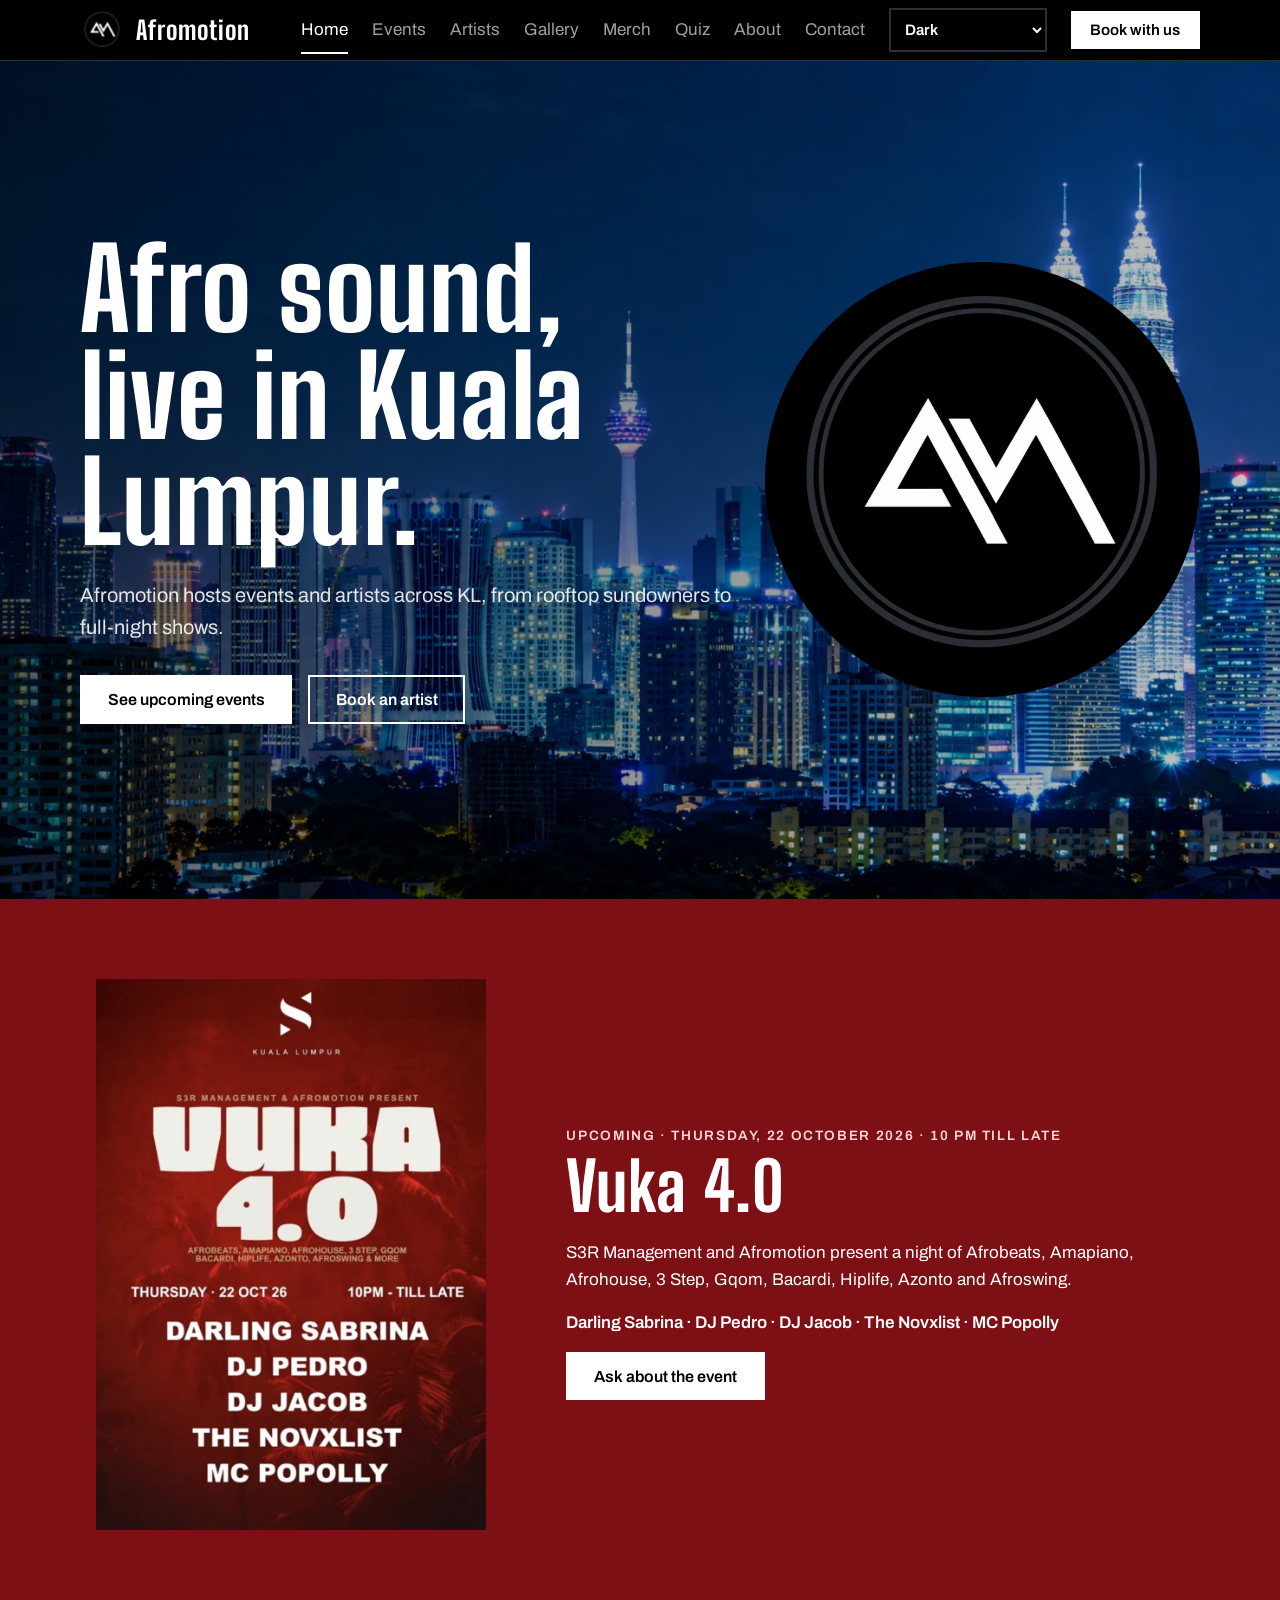
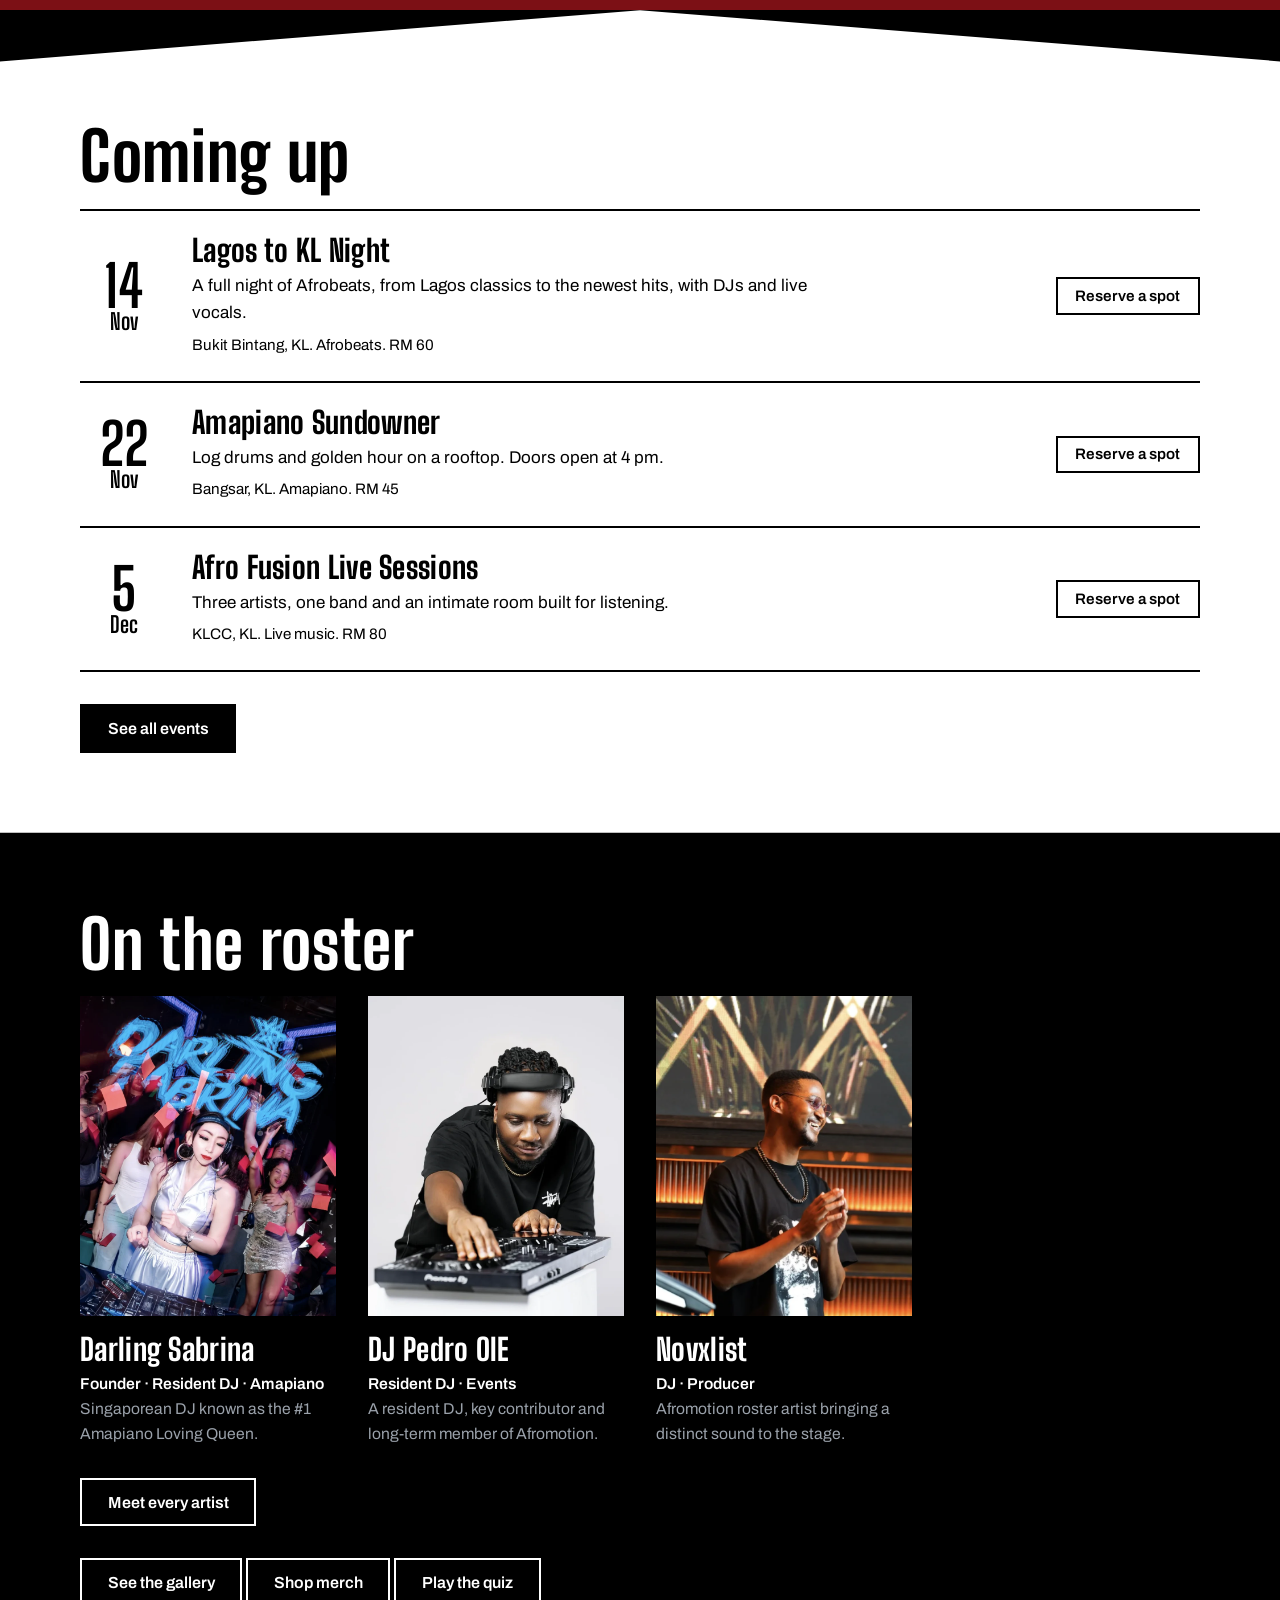
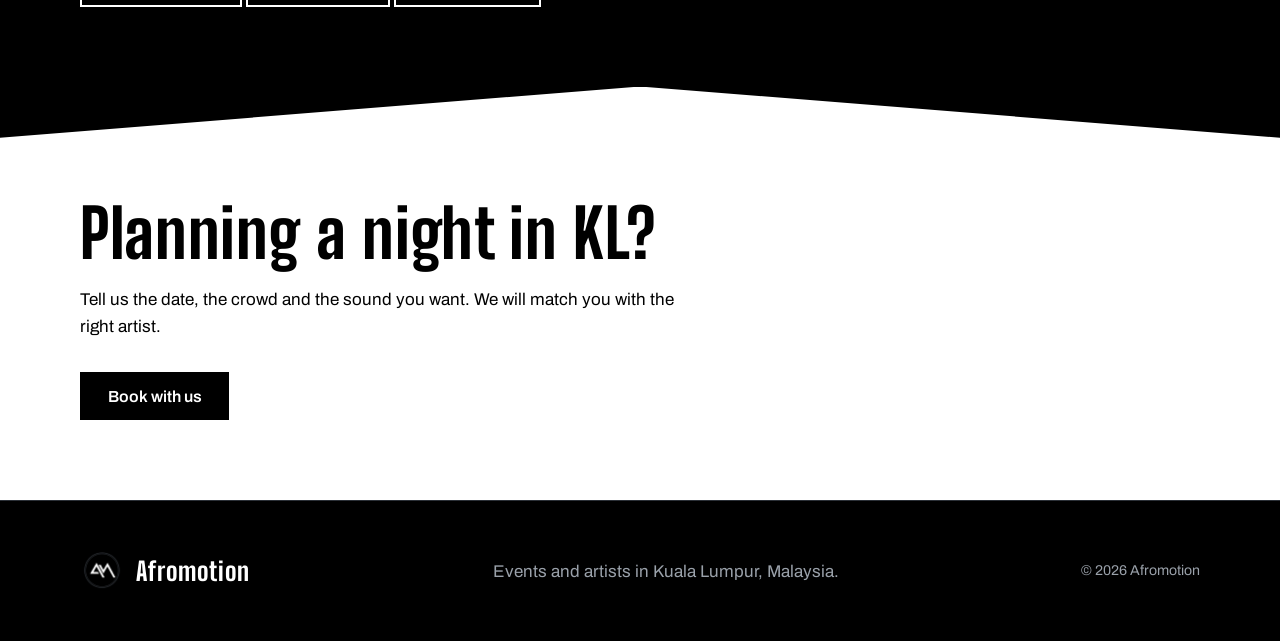
<file: afromotion/index.html>
<!doctype html><html lang="en"><head><meta charset="utf-8"><meta name="viewport" content="width=device-width,initial-scale=1"><title>Afromotion | Afro sound, live in Kuala Lumpur</title><script>const t=localStorage.getItem("afromotion-theme");document.documentElement.dataset.theme=["dark","light","ocean","sunset"].includes(t)?t:"dark"</script><link rel="icon" href="assets/favicon.webp" type="image/webp"><link rel="preconnect" href="https://fonts.googleapis.com"><link href="https://fonts.googleapis.com/css2?family=Archivo:wght@400;600&family=Big+Shoulders+Display:wght@800&display=swap" rel="stylesheet"><link rel="stylesheet" href="css/style.css?v=14"><script src="js/main.js?v=14" defer></script></head><body data-page="index"><header id="top"></header><main>
<div class="wrap hero">
  <div>
    <h1>Afro sound, live in Kuala Lumpur.</h1>
    <p>Afromotion hosts events and artists across KL, from rooftop sundowners to full-night shows.</p>
    <div class="acts"><a class="btn" href="events.html">See upcoming events</a><a class="btn ghost" href="contact.html">Book an artist</a></div>
  </div>
  <img src="assets/logo.webp" alt="Afromotion circular logo" width="720" height="720" fetchpriority="high">
</div>
<section class="event-feature" aria-labelledby="featured-event-title"><div class="wrap">
  <img src="assets/gallery-vuka-poster.webp" alt="Vuka 4.0 event poster for Thursday, 22 October 2026" width="900" height="1272" fetchpriority="high">
  <div>
    <p class="eyebrow">Upcoming · Thursday, 22 October 2026 · 10 PM till late</p>
    <h2 id="featured-event-title">Vuka 4.0</h2>
    <p>S3R Management and Afromotion present a night of Afrobeats, Amapiano, Afrohouse, 3 Step, Gqom, Bacardi, Hiplife, Azonto and Afroswing.</p>
    <p class="lineup">Darling Sabrina · DJ Pedro · DJ Jacob · The Novxlist · MC Popolly</p>
    <p><a class="btn" href="contact.html?e=Vuka%204.0">Ask about the event</a></p>
  </div>
</div></section>
<section class="light"><div class="wrap">
  <h2>Coming up</h2>
  <div id="next"></div>
  <p class="more"><a class="btn" href="events.html">See all events</a></p>
</div></section>
<section class="dark"><div class="wrap">
  <h2>On the roster</h2>
  <div class="grid" id="feat"></div>
  <p class="more"><a class="btn ghost" href="artists.html">Meet every artist</a></p>
  <p class="more"><a class="btn ghost" href="gallery.html">See the gallery</a> <a class="btn ghost" href="merch.html">Shop merch</a> <a class="btn ghost" href="quiz.html">Play the quiz</a></p>
</div></section>
<section class="light"><div class="wrap">
  <h2>Planning a night in KL?</h2>
  <p>Tell us the date, the crowd and the sound you want. We will match you with the right artist.</p>
  <p class="more"><a class="btn" href="contact.html">Book with us</a></p>
</div></section>
</main><footer id="foot"></footer></body></html>
</file>
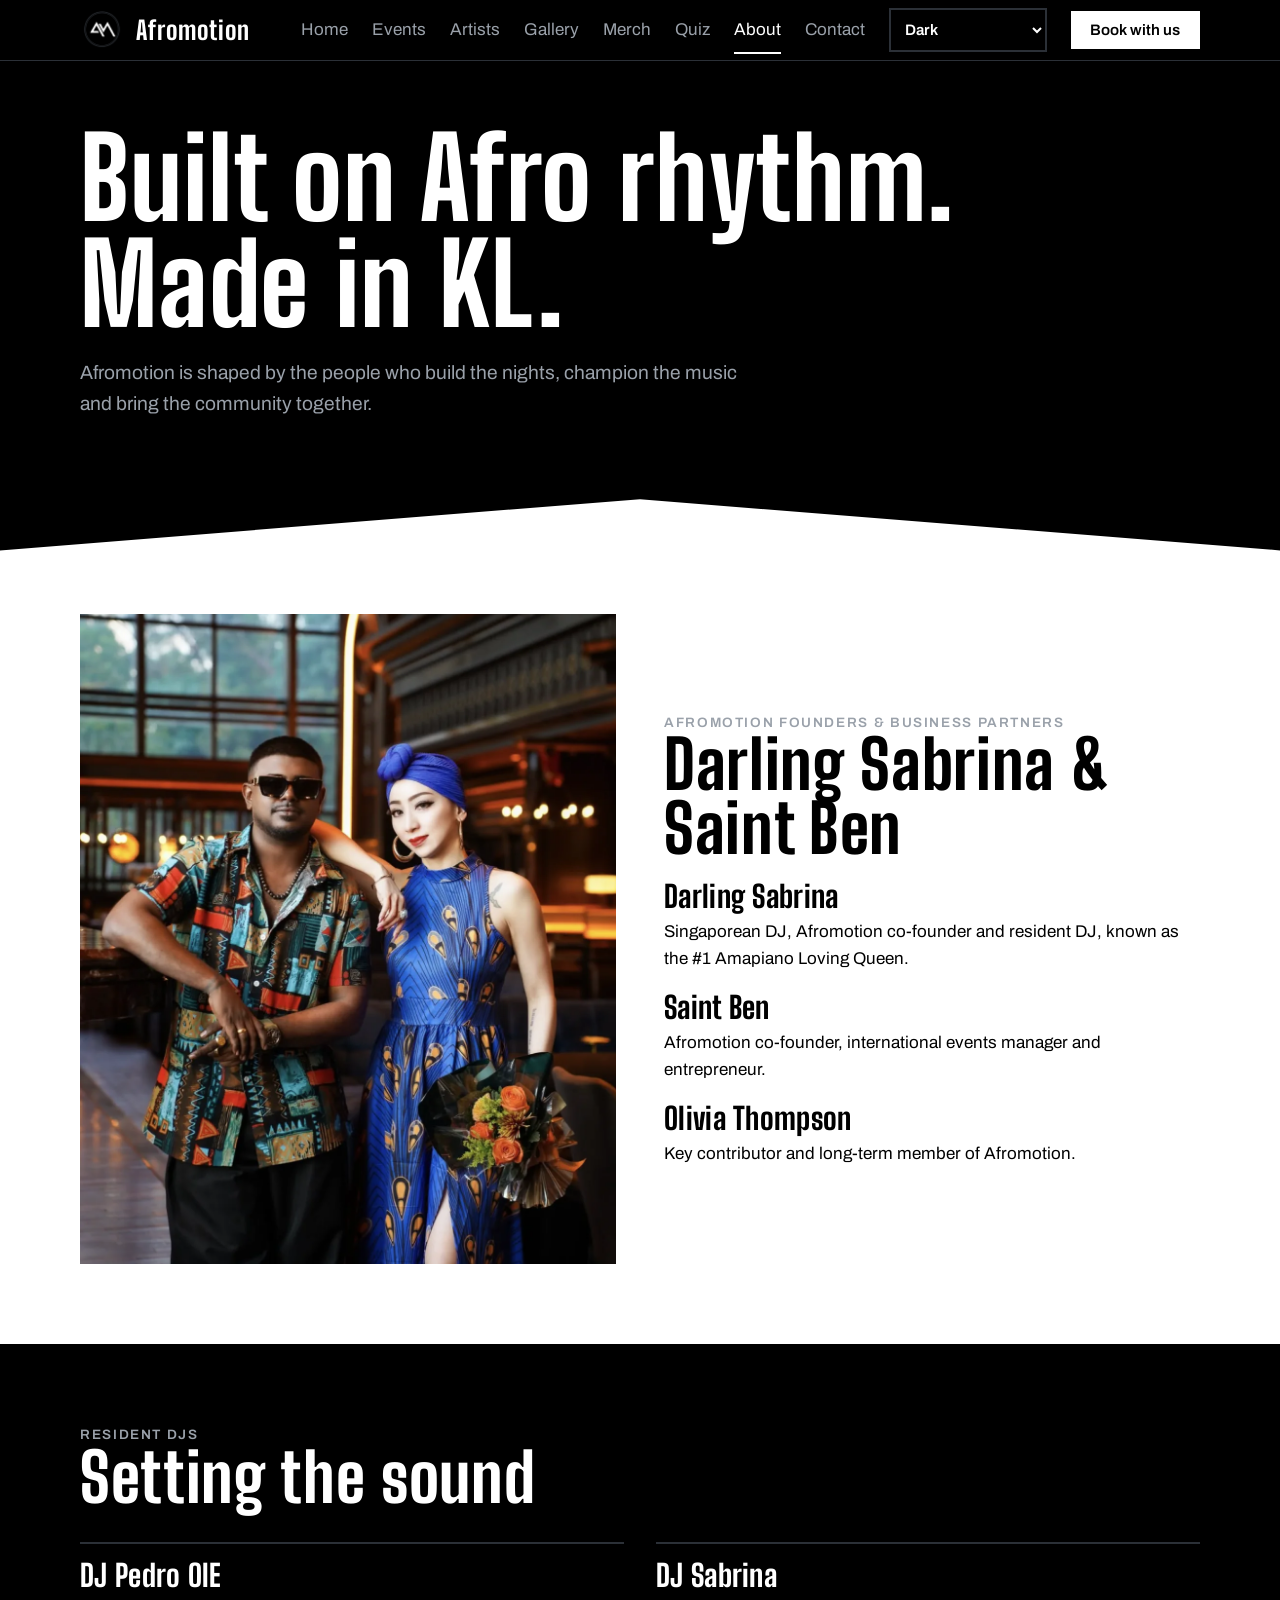
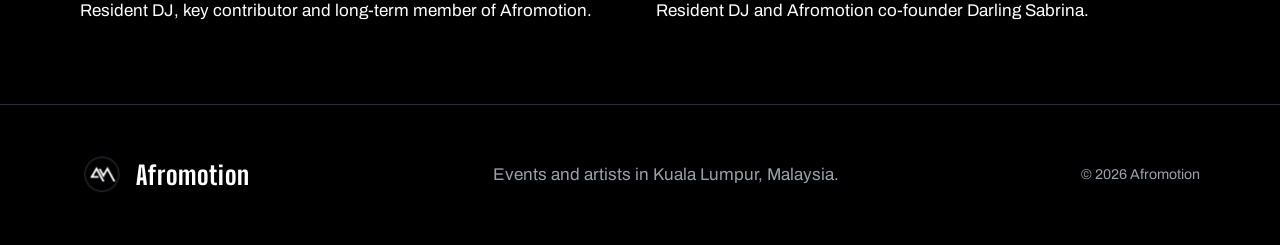
<file: afromotion/about.html>
<!doctype html><html lang="en"><head><meta charset="utf-8"><meta name="viewport" content="width=device-width,initial-scale=1"><title>About | Afromotion</title><script>const t=localStorage.getItem("afromotion-theme");document.documentElement.dataset.theme=["dark","light","ocean","sunset"].includes(t)?t:"dark"</script><link rel="icon" href="assets/favicon.webp" type="image/webp"><link rel="preconnect" href="https://fonts.googleapis.com"><link href="https://fonts.googleapis.com/css2?family=Archivo:wght@400;600&family=Big+Shoulders+Display:wght@800&display=swap" rel="stylesheet"><link rel="stylesheet" href="css/style.css?v=14"><script src="js/main.js?v=14" defer></script></head><body data-page="about"><header id="top"></header><main>
<div class="wrap head"><h1>Built on Afro rhythm. Made in KL.</h1><p>Afromotion is shaped by the people who build the nights, champion the music and bring the community together.</p></div>
<section class="light"><div class="wrap founders">
  <img src="assets/founders.webp" alt="Afromotion founders Darling Sabrina and Saint Ben" loading="lazy" decoding="async" width="1100" height="1385">
  <div class="profile-copy">
    <p class="eyebrow">Afromotion founders &amp; business partners</p>
    <h2>Darling Sabrina &amp; Saint Ben</h2>
    <h3>Darling Sabrina</h3>
    <p>Singaporean DJ, Afromotion co-founder and resident DJ, known as the #1 Amapiano Loving Queen.</p>
    <h3>Saint Ben</h3>
    <p>Afromotion co-founder, international events manager and entrepreneur.</p>
    <h3>Olivia Thompson</h3>
    <p>Key contributor and long-term member of Afromotion.</p>
  </div>
</div></section>
<section class="dark"><div class="wrap">
  <p class="eyebrow">Resident DJs</p><h2>Setting the sound</h2>
  <div class="contributors">
    <article><h3>DJ Pedro OIE</h3><p>Resident DJ, key contributor and long-term member of Afromotion.</p></article>
    <article><h3>DJ Sabrina</h3><p>Resident DJ and Afromotion co-founder Darling Sabrina.</p></article>
  </div>
</div></section>
</main><footer id="foot"></footer></body></html>
</file>
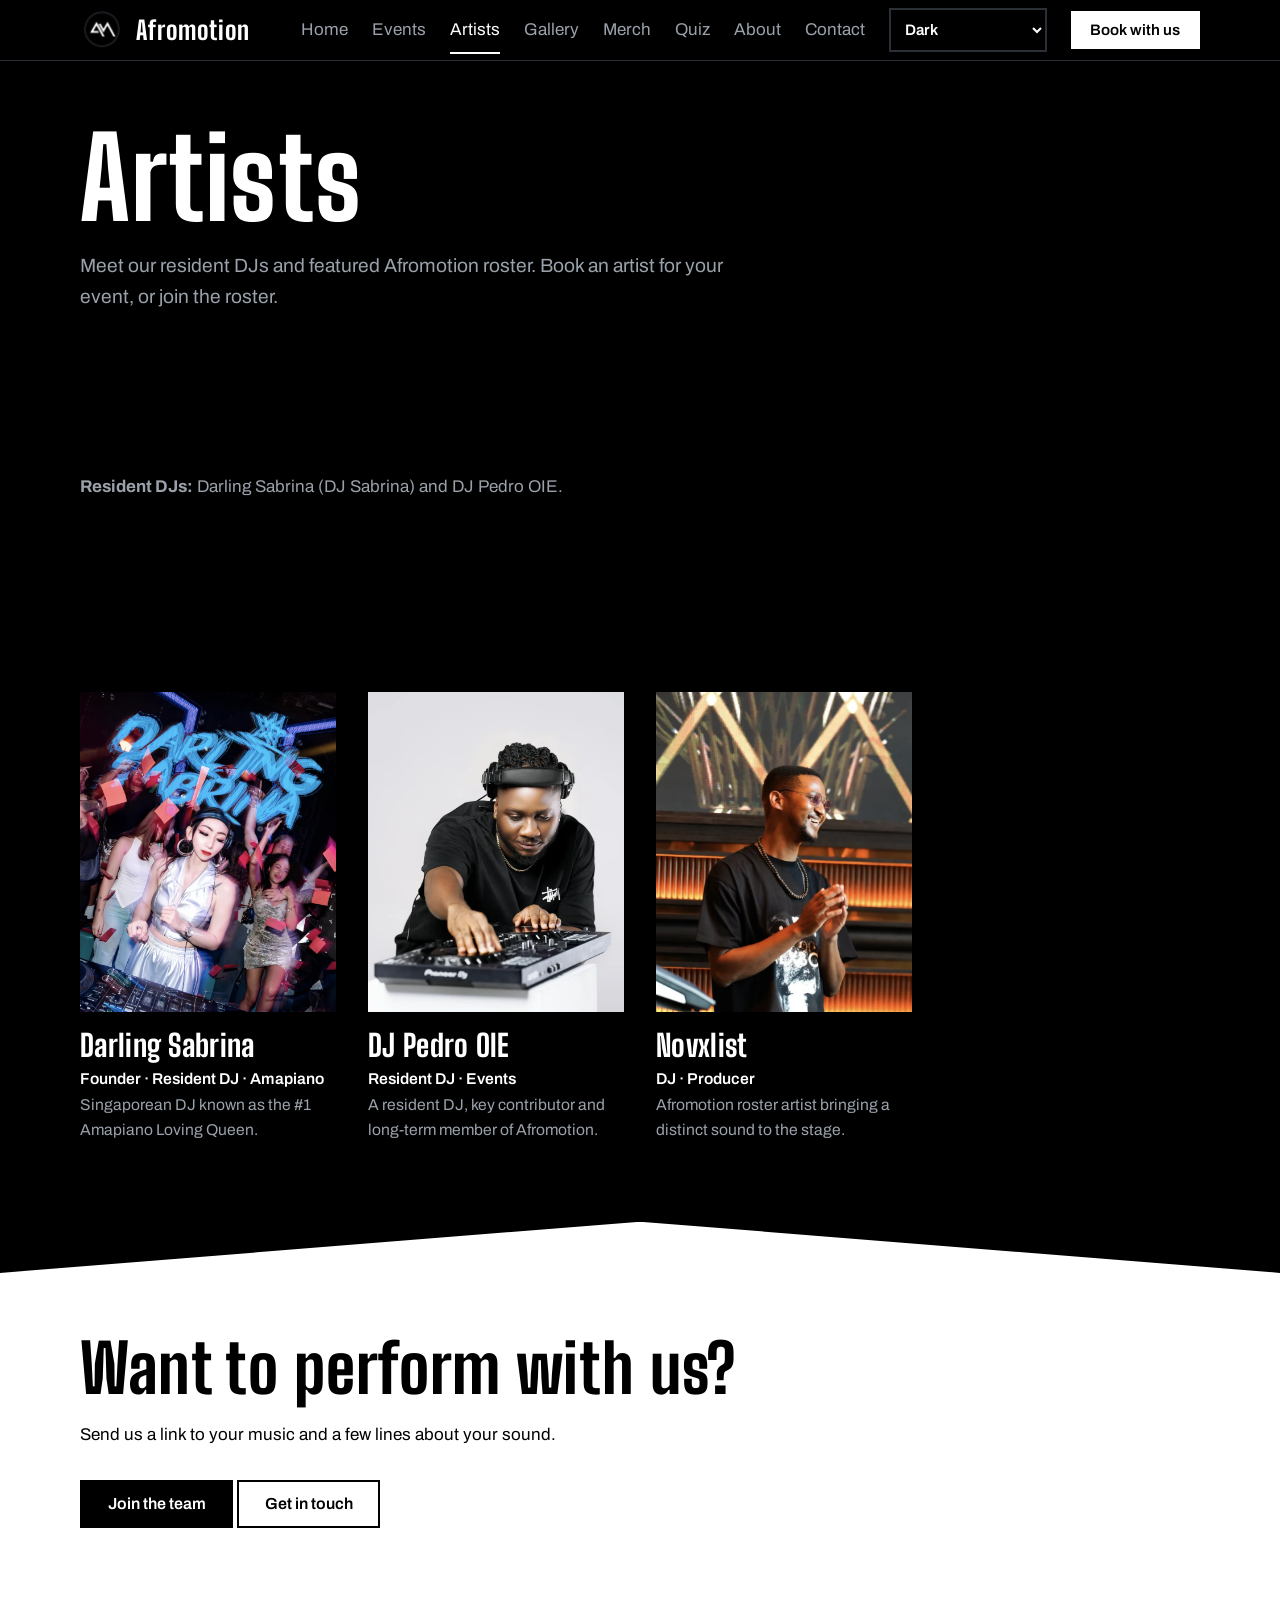
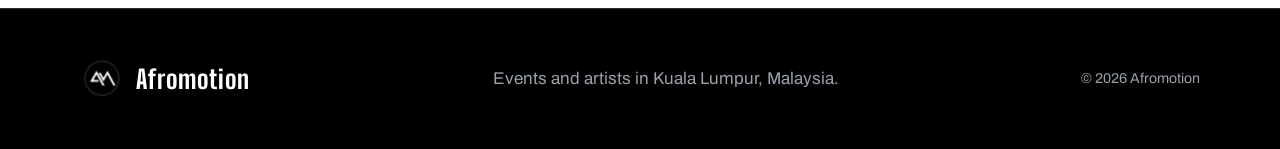
<file: afromotion/artists.html>
<!doctype html><html lang="en"><head><meta charset="utf-8"><meta name="viewport" content="width=device-width,initial-scale=1"><title>Artists | Afromotion</title><script>const t=localStorage.getItem("afromotion-theme");document.documentElement.dataset.theme=["dark","light","ocean","sunset"].includes(t)?t:"dark"</script><link rel="icon" href="assets/favicon.webp" type="image/webp"><link rel="preconnect" href="https://fonts.googleapis.com"><link href="https://fonts.googleapis.com/css2?family=Archivo:wght@400;600&family=Big+Shoulders+Display:wght@800&display=swap" rel="stylesheet"><link rel="stylesheet" href="css/style.css?v=14"><script src="js/main.js?v=14" defer></script></head><body data-page="artists"><header id="top"></header><main>
<div class="wrap head"><h1>Artists</h1><p>Meet our resident DJs and featured Afromotion roster. Book an artist for your event, or join the roster.</p></div>
<section class="dark"><div class="wrap">
  <p class="resident-note"><strong>Resident DJs:</strong> Darling Sabrina (DJ Sabrina) and DJ Pedro OIE.</p>
</div></section>
<section class="dark"><div class="wrap"><div class="grid" id="artists"></div></div></section>
<section class="light"><div class="wrap">
  <h2>Want to perform with us?</h2>
  <p>Send us a link to your music and a few lines about your sound.</p>
  <p class="more"><a class="btn" href="https://docs.google.com/forms/d/e/1FAIpQLSfWT_cY_lCKaKW-yvIfQasSVsxBiD6dR3Fmvhb6MfXSwaF3MQ/viewform" target="_blank" rel="noopener noreferrer">Join the team</a> <a class="btn ghost" href="contact.html">Get in touch</a></p>
</div></section>
</main><footer id="foot"></footer></body></html>
</file>
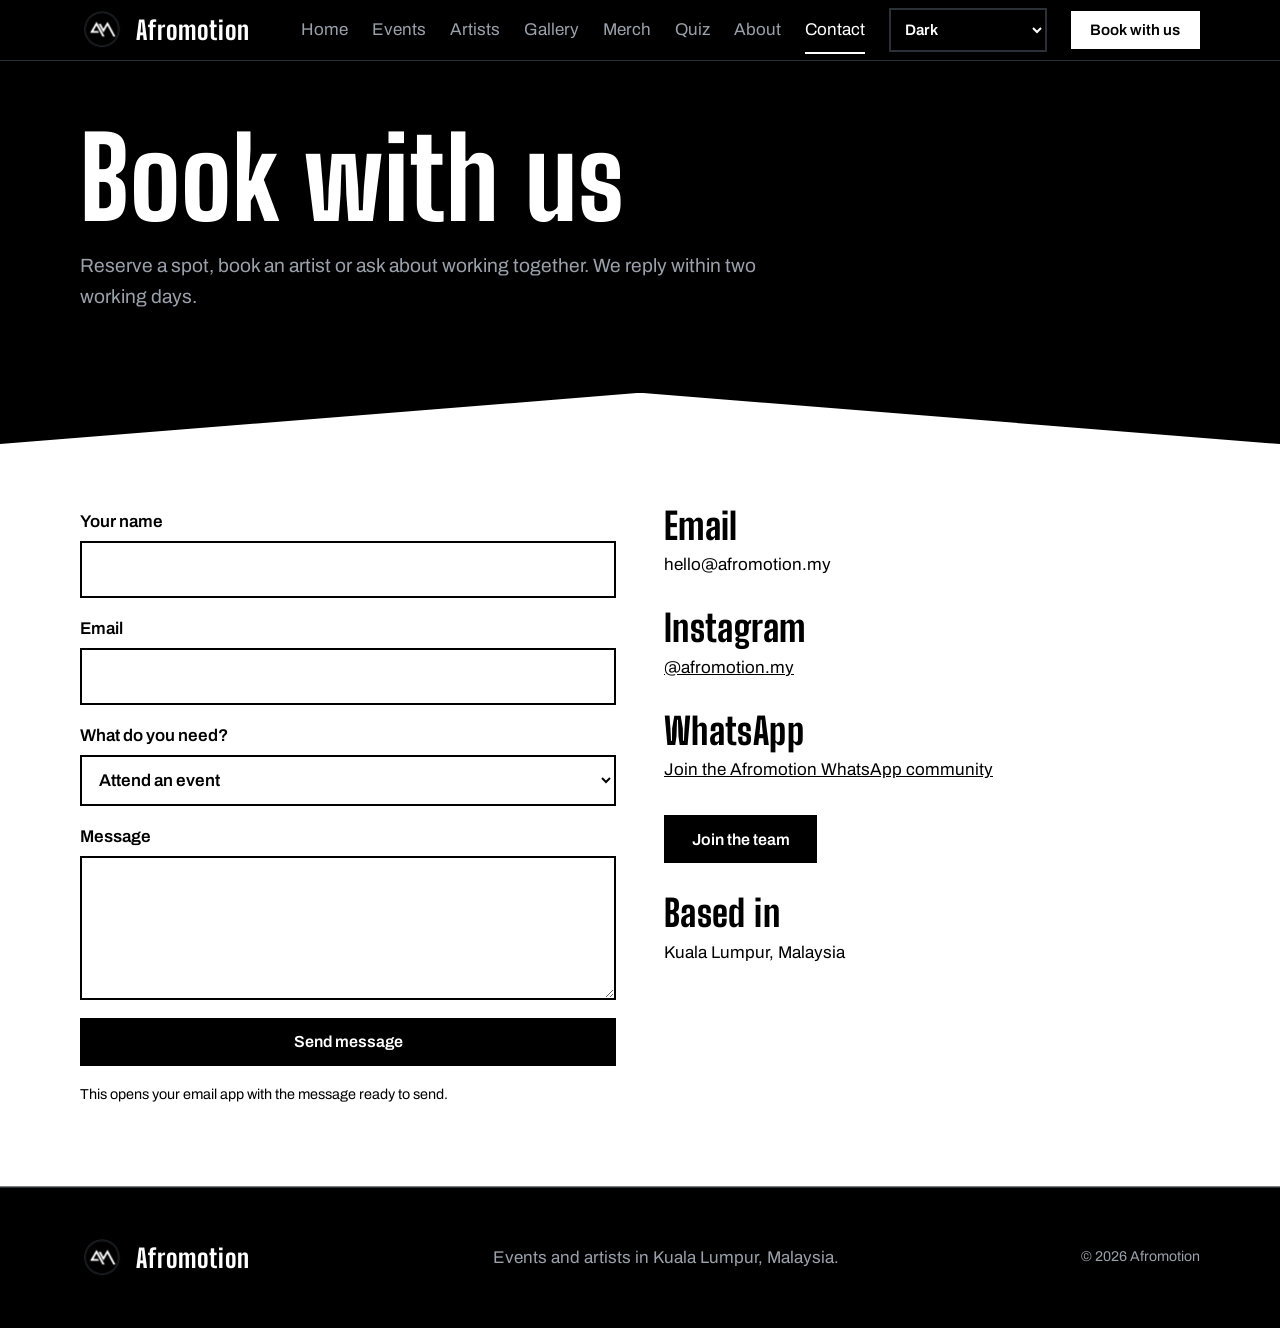
<file: afromotion/contact.html>
<!doctype html><html lang="en"><head><meta charset="utf-8"><meta name="viewport" content="width=device-width,initial-scale=1"><title>Contact | Afromotion</title><script>const t=localStorage.getItem("afromotion-theme");document.documentElement.dataset.theme=["dark","light","ocean","sunset"].includes(t)?t:"dark"</script><link rel="icon" href="assets/favicon.webp" type="image/webp"><link rel="preconnect" href="https://fonts.googleapis.com"><link href="https://fonts.googleapis.com/css2?family=Archivo:wght@400;600&family=Big+Shoulders+Display:wght@800&display=swap" rel="stylesheet"><link rel="stylesheet" href="css/style.css?v=14"><script src="js/main.js?v=14" defer></script></head><body data-page="contact"><header id="top"></header><main>
<div class="wrap head"><h1>Book with us</h1><p>Reserve a spot, book an artist or ask about working together. We reply within two working days.</p></div>
<section class="light"><div class="wrap two">
  <form id="cf">
    <label>Your name<input id="name" required autocomplete="name"></label>
    <label>Email<input id="email" type="email" required autocomplete="email"></label>
    <label>What do you need?<select id="type"><option>Attend an event</option><option>Book an artist</option><option>Perform with us</option><option>Partnerships</option><option>Merch enquiry</option></select></label>
    <label>Message<textarea id="msg" required></textarea></label>
    <button class="btn" type="submit">Send message</button>
    <p class="note">This opens your email app with the message ready to send.</p>
  </form>
  <div>
    <h3>Email</h3><p>hello@afromotion.my</p>
    <h3>Instagram</h3><p><a href="https://www.instagram.com/afromotion.my/" target="_blank" rel="noopener noreferrer">@afromotion.my</a></p>
    <h3>WhatsApp</h3><p><a href="https://chat.whatsapp.com/IAi0Buv0yiCJoQYsTALhwL?utm_source=ig&amp;utm_medium=social&amp;utm_content=link_in_bio&amp;fbclid=PAZXh0bgNhZW0CMTEAcGRvZgJzcnRjBmFwcF9pZA85MzY2MTk3NDMzOTI0NTkAAafCaODB1TxM9svgQGRpdqAD9LkDrig98skl8z3MPXJZ6Cp0n85NGxgqR4tW1A_aem_Nq_6H8v2apRK1310I6hDLg" target="_blank" rel="noopener noreferrer">Join the Afromotion WhatsApp community</a></p>
    <p class="more"><a class="btn" href="https://docs.google.com/forms/d/e/1FAIpQLSfWT_cY_lCKaKW-yvIfQasSVsxBiD6dR3Fmvhb6MfXSwaF3MQ/viewform" target="_blank" rel="noopener noreferrer">Join the team</a></p>
    <h3>Based in</h3><p>Kuala Lumpur, Malaysia</p>
  </div>
</div></section>
</main><footer id="foot"></footer></body></html>
</file>
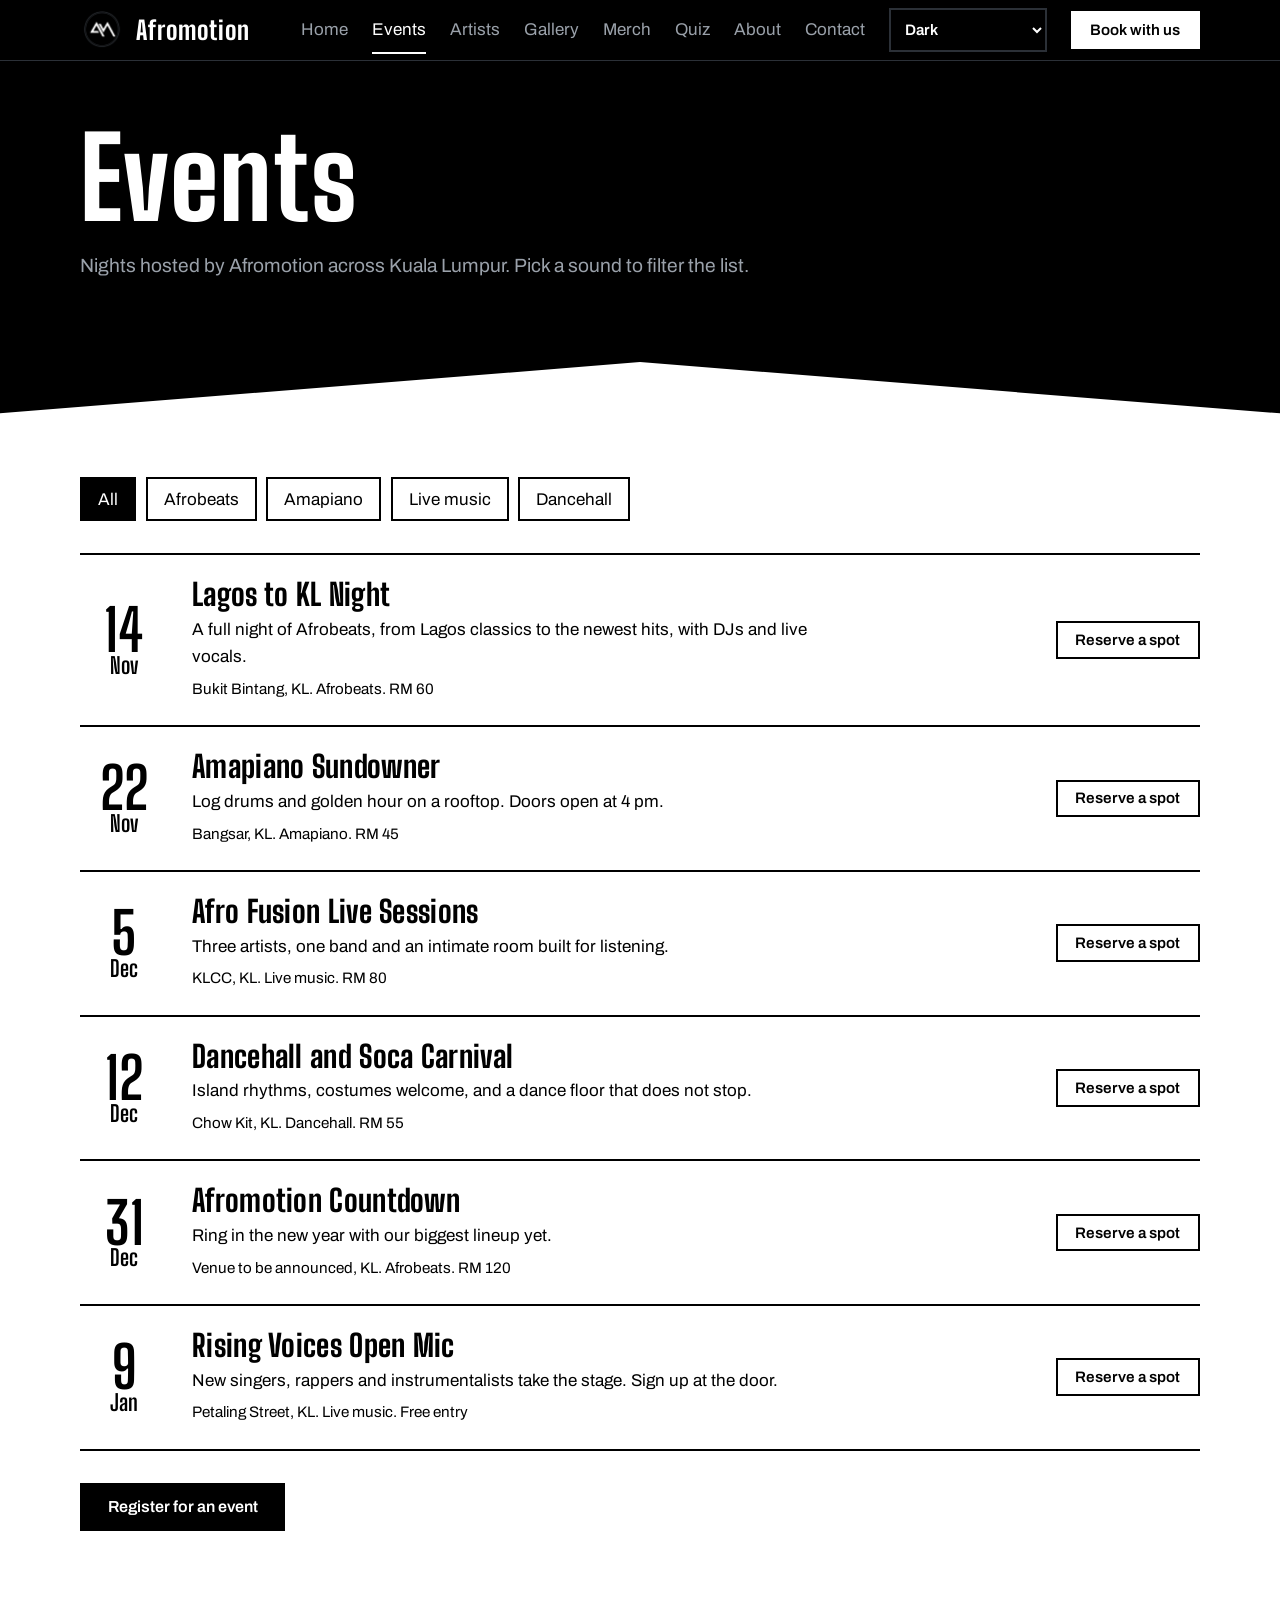
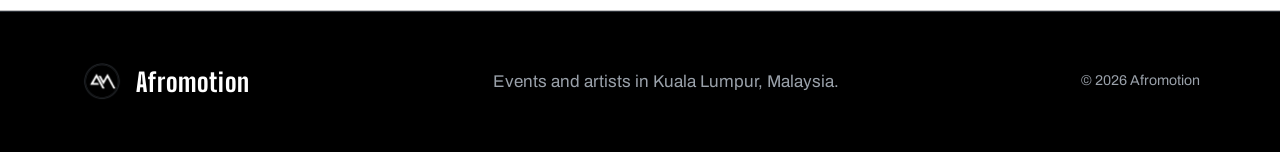
<file: afromotion/events.html>
<!doctype html><html lang="en"><head><meta charset="utf-8"><meta name="viewport" content="width=device-width,initial-scale=1"><title>Events | Afromotion</title><script>const t=localStorage.getItem("afromotion-theme");document.documentElement.dataset.theme=["dark","light","ocean","sunset"].includes(t)?t:"dark"</script><link rel="icon" href="assets/favicon.webp" type="image/webp"><link rel="preconnect" href="https://fonts.googleapis.com"><link href="https://fonts.googleapis.com/css2?family=Archivo:wght@400;600&family=Big+Shoulders+Display:wght@800&display=swap" rel="stylesheet"><link rel="stylesheet" href="css/style.css?v=14"><script src="js/main.js?v=14" defer></script></head><body data-page="events"><header id="top"></header><main>
<div class="wrap head"><h1>Events</h1><p>Nights hosted by Afromotion across Kuala Lumpur. Pick a sound to filter the list.</p></div>
<section class="light"><div class="wrap">
  <div class="chips" id="chips" aria-label="Filter events by genre"></div>
  <div id="events"></div>
  <p class="more"><a class="btn" href="https://docs.google.com/forms/d/e/1FAIpQLSfQC8eCt1DEnzn9hhphoHPb_hJdFJa59De1ORRLXdsypekGtw/closedform?pli=1" target="_blank" rel="noopener noreferrer">Register for an event</a></p>
</div></section>
</main><footer id="foot"></footer></body></html>
</file>
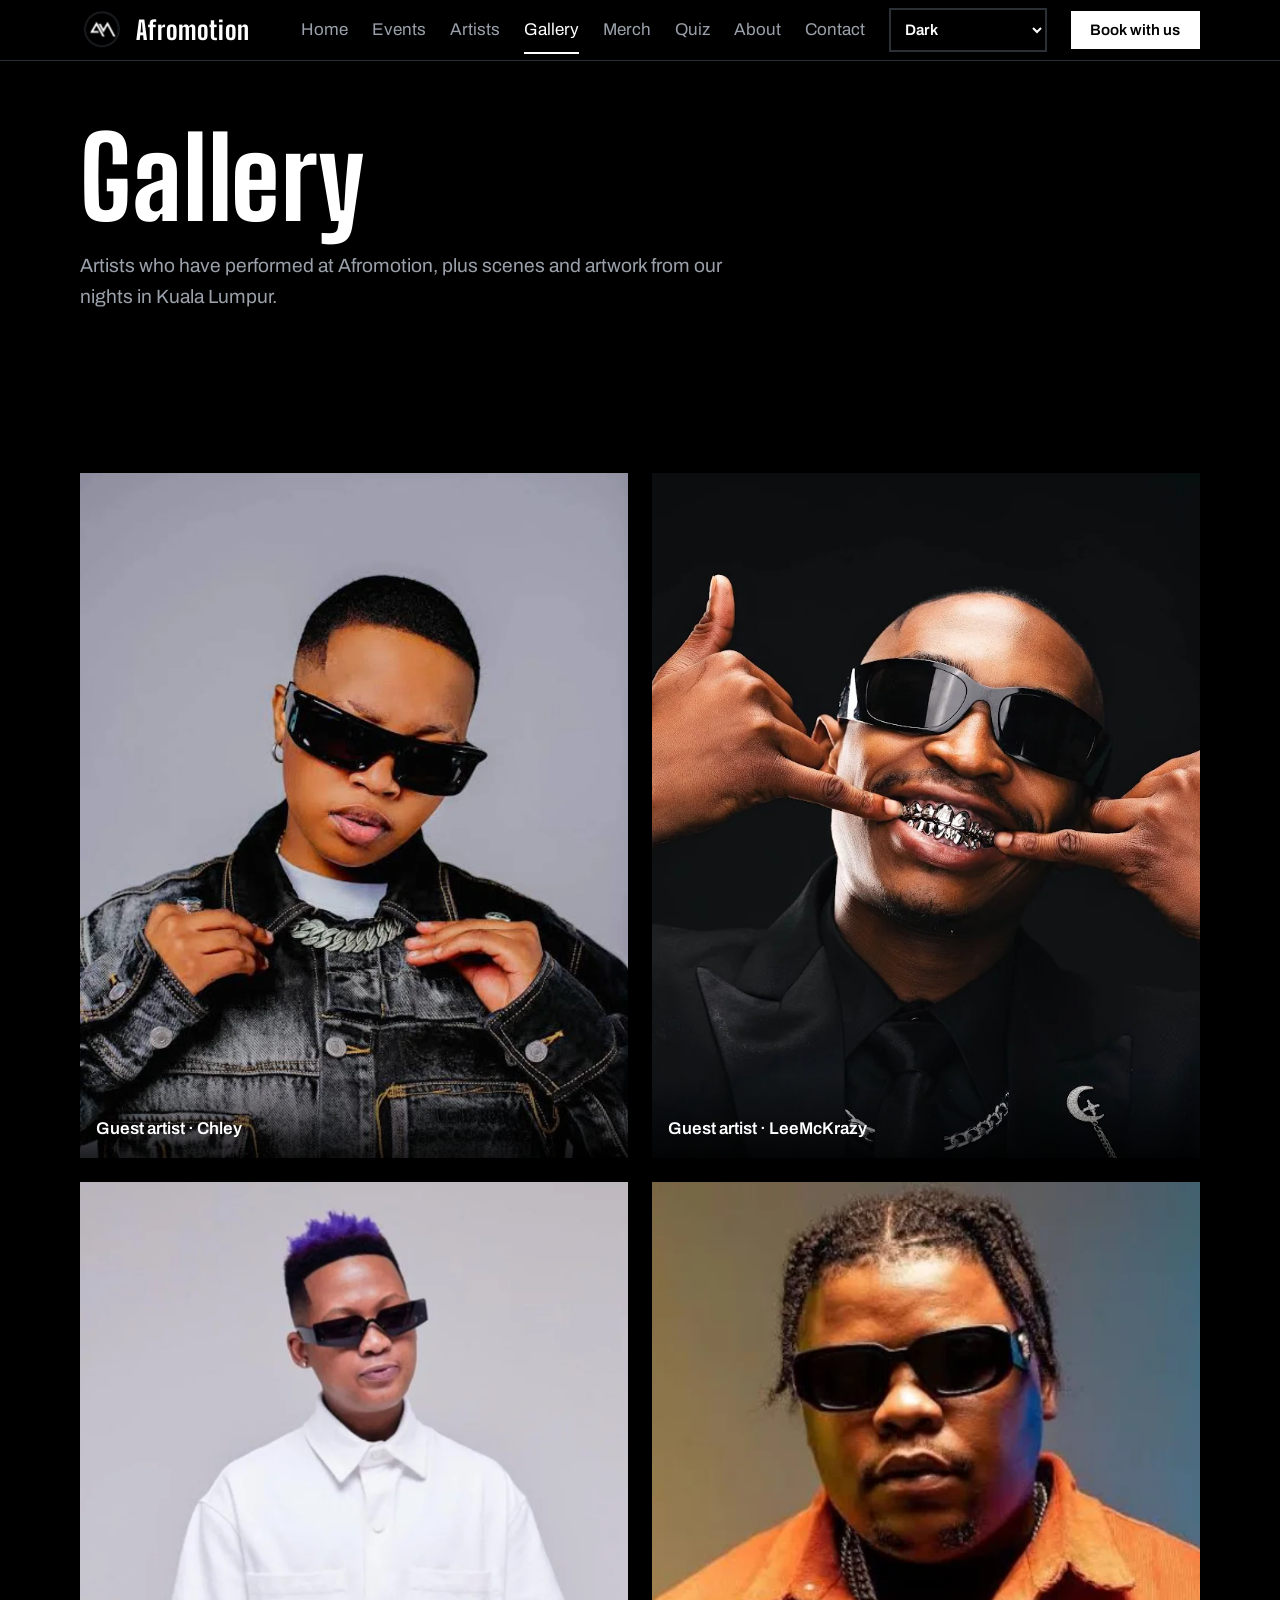
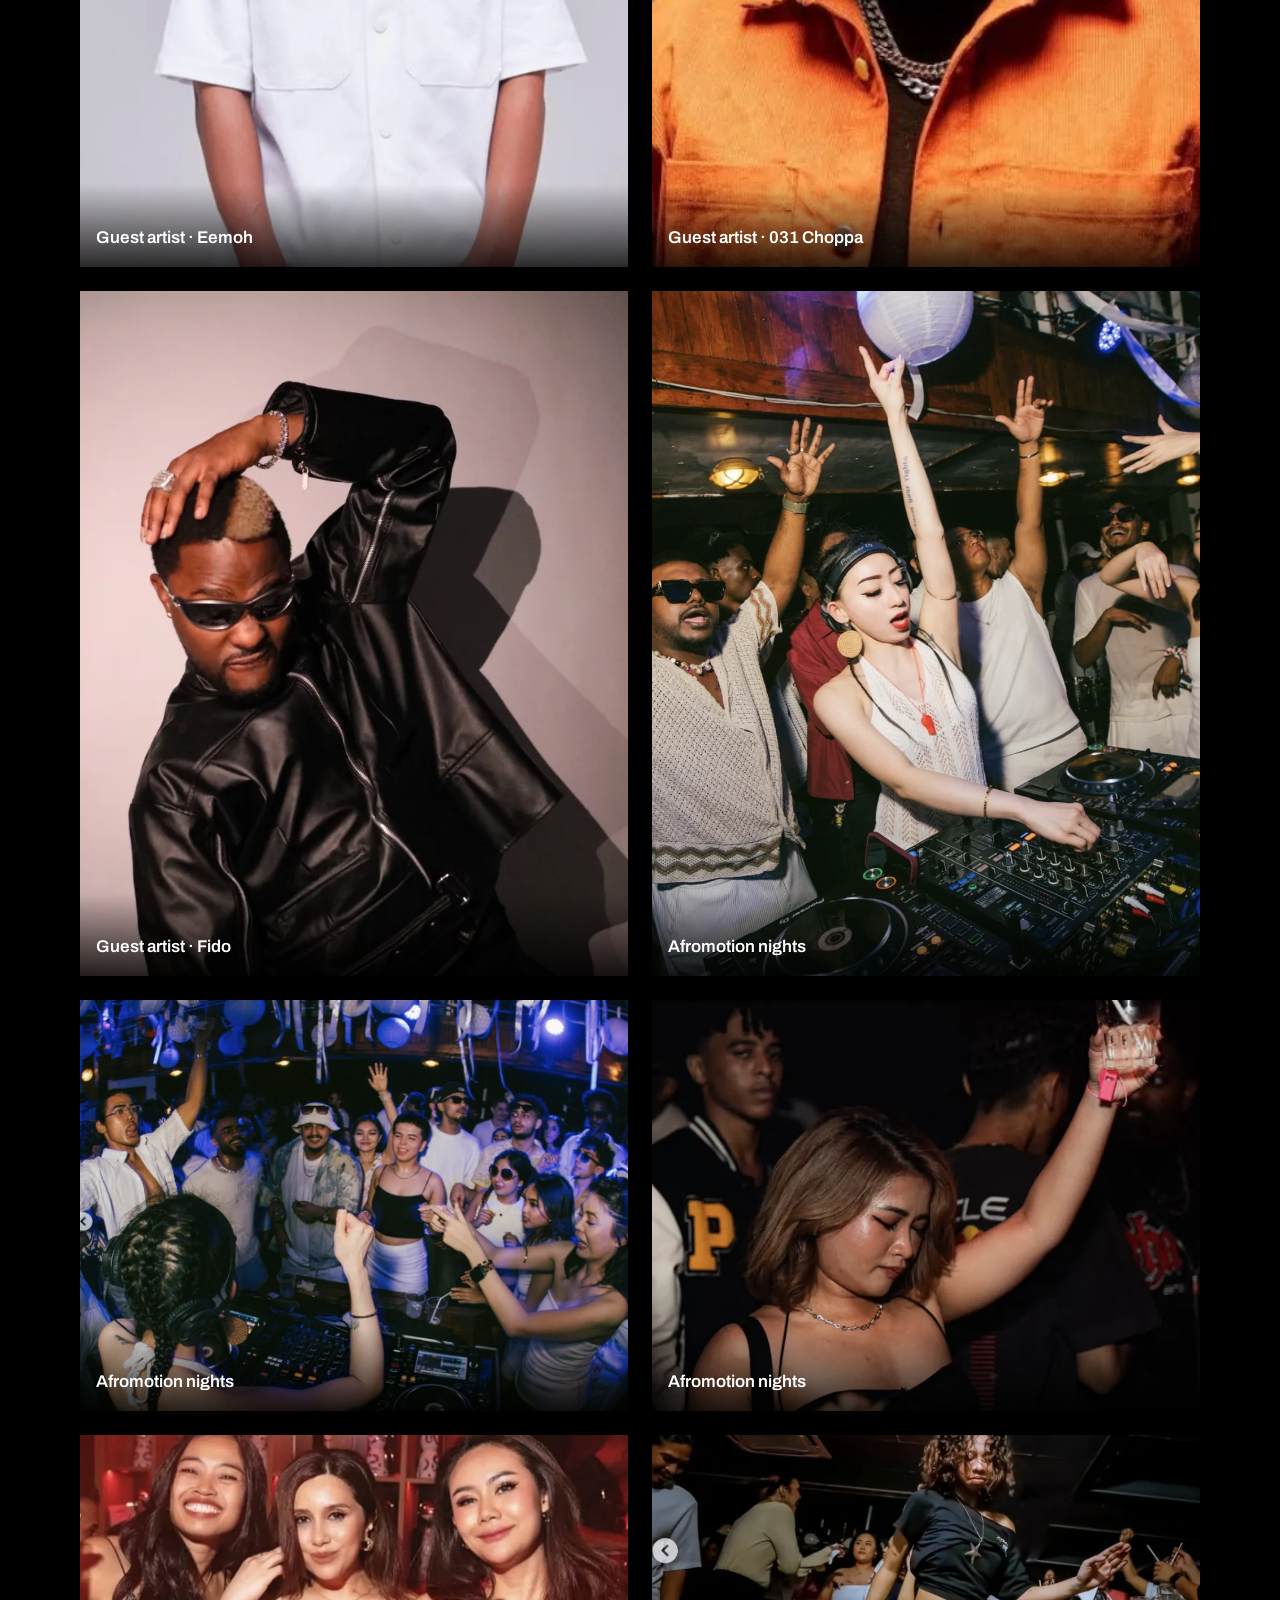
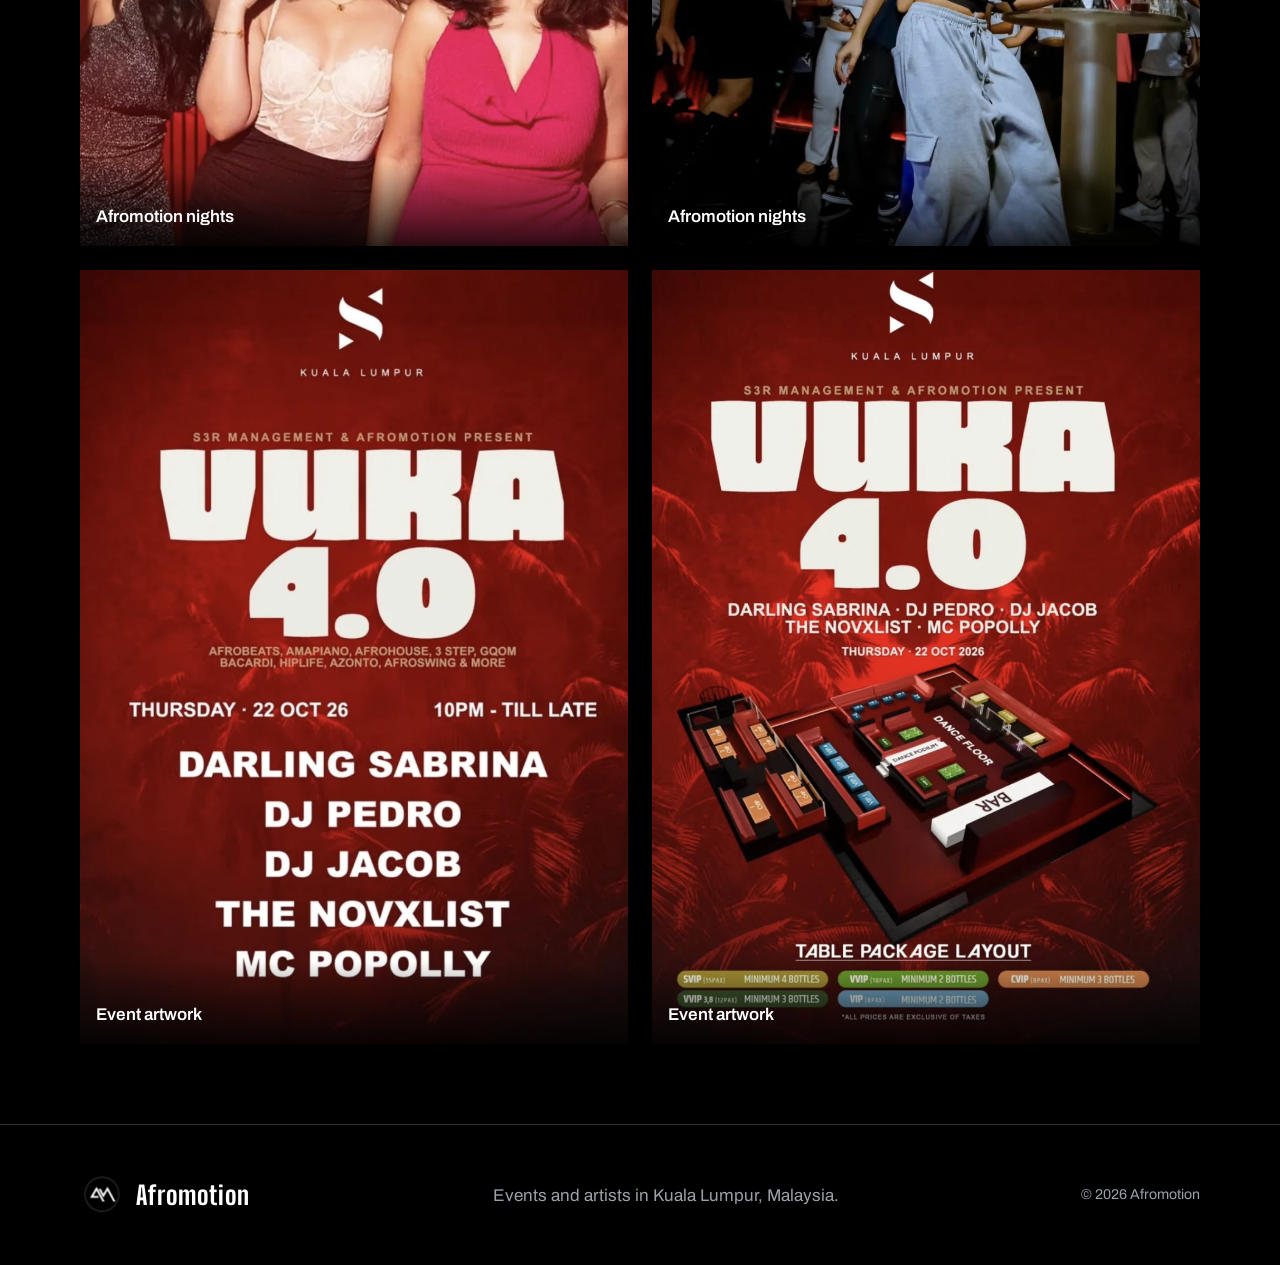
<file: afromotion/gallery.html>
<!doctype html><html lang="en"><head><meta charset="utf-8"><meta name="viewport" content="width=device-width,initial-scale=1"><title>Gallery | Afromotion</title><script>const t=localStorage.getItem("afromotion-theme");document.documentElement.dataset.theme=["dark","light","ocean","sunset"].includes(t)?t:"dark"</script><link rel="icon" href="assets/favicon.webp" type="image/webp"><link rel="preconnect" href="https://fonts.googleapis.com"><link href="https://fonts.googleapis.com/css2?family=Archivo:wght@400;600&family=Big+Shoulders+Display:wght@800&display=swap" rel="stylesheet"><link rel="stylesheet" href="css/style.css?v=14"><script src="js/main.js?v=14" defer></script></head><body data-page="gallery"><header id="top"></header><main>
<div class="wrap head"><h1>Gallery</h1><p>Artists who have performed at Afromotion, plus scenes and artwork from our nights in Kuala Lumpur.</p></div>
<section class="dark"><div class="wrap">
  <div class="gallery" id="gallery"></div>
</div></section>
</main><footer id="foot"></footer></body></html>
</file>
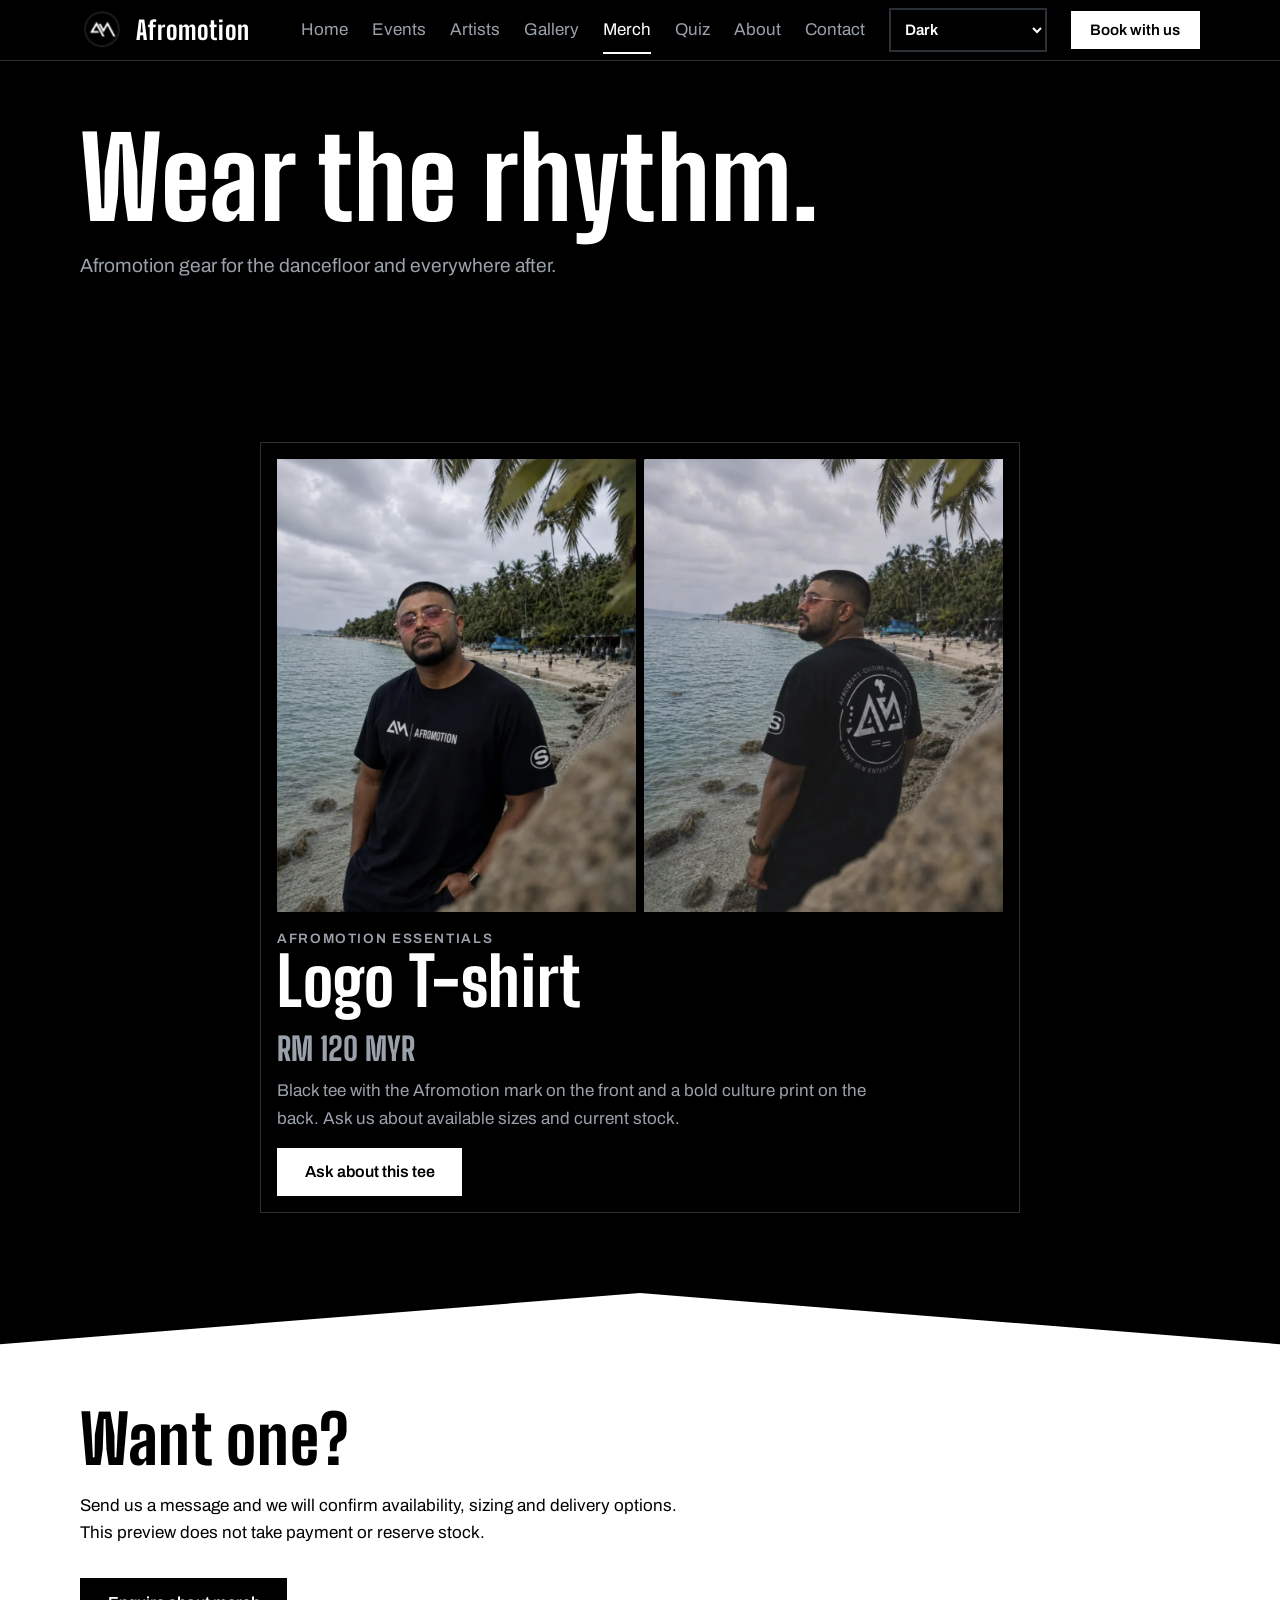
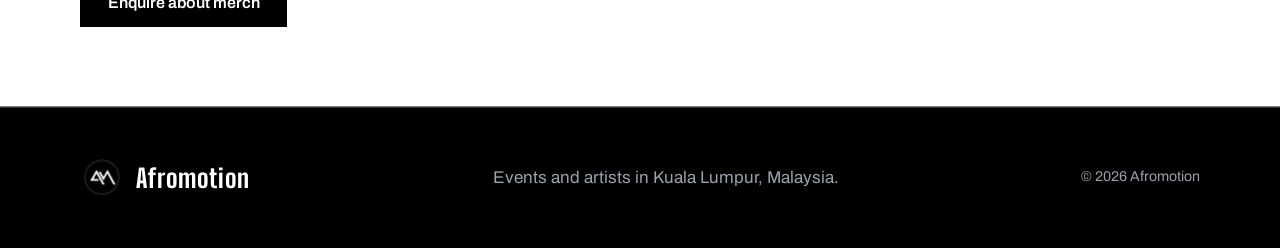
<file: afromotion/merch.html>
<!doctype html><html lang="en"><head><meta charset="utf-8"><meta name="viewport" content="width=device-width,initial-scale=1"><title>Merch | Afromotion</title><script>const t=localStorage.getItem("afromotion-theme");document.documentElement.dataset.theme=["dark","light","ocean","sunset"].includes(t)?t:"dark"</script><link rel="icon" href="assets/favicon.webp" type="image/webp"><link rel="preconnect" href="https://fonts.googleapis.com"><link href="https://fonts.googleapis.com/css2?family=Archivo:wght@400;600&family=Big+Shoulders+Display:wght@800&display=swap" rel="stylesheet"><link rel="stylesheet" href="css/style.css?v=14"><script src="js/main.js?v=14" defer></script></head><body data-page="merch"><header id="top"></header><main>
<div class="wrap head"><h1>Wear the rhythm.</h1><p>Afromotion gear for the dancefloor and everywhere after.</p></div>
<section class="dark"><div class="wrap merch-grid">
  <article class="merch-card">
    <div class="merch-photos">
      <img src="assets/merch-front.webp" alt="Front of the black Afromotion logo T-shirt" loading="lazy" decoding="async" width="900" height="1135">
      <img src="assets/merch-back.webp" alt="Back of the black Afromotion T-shirt with a large circular print" loading="lazy" decoding="async" width="900" height="1135">
    </div>
    <p class="eyebrow">Afromotion essentials</p>
    <h2>Logo T-shirt</h2>
    <p class="merch-price">RM 120 MYR</p>
    <p>Black tee with the Afromotion mark on the front and a bold culture print on the back. Ask us about available sizes and current stock.</p>
    <a class="btn" href="contact.html?type=merch">Ask about this tee</a>
  </article>
</div></section>
<section class="light"><div class="wrap">
  <h2>Want one?</h2>
  <p>Send us a message and we will confirm availability, sizing and delivery options. This preview does not take payment or reserve stock.</p>
  <p class="more"><a class="btn" href="contact.html?type=merch">Enquire about merch</a></p>
</div></section>
</main><footer id="foot"></footer></body></html>
</file>
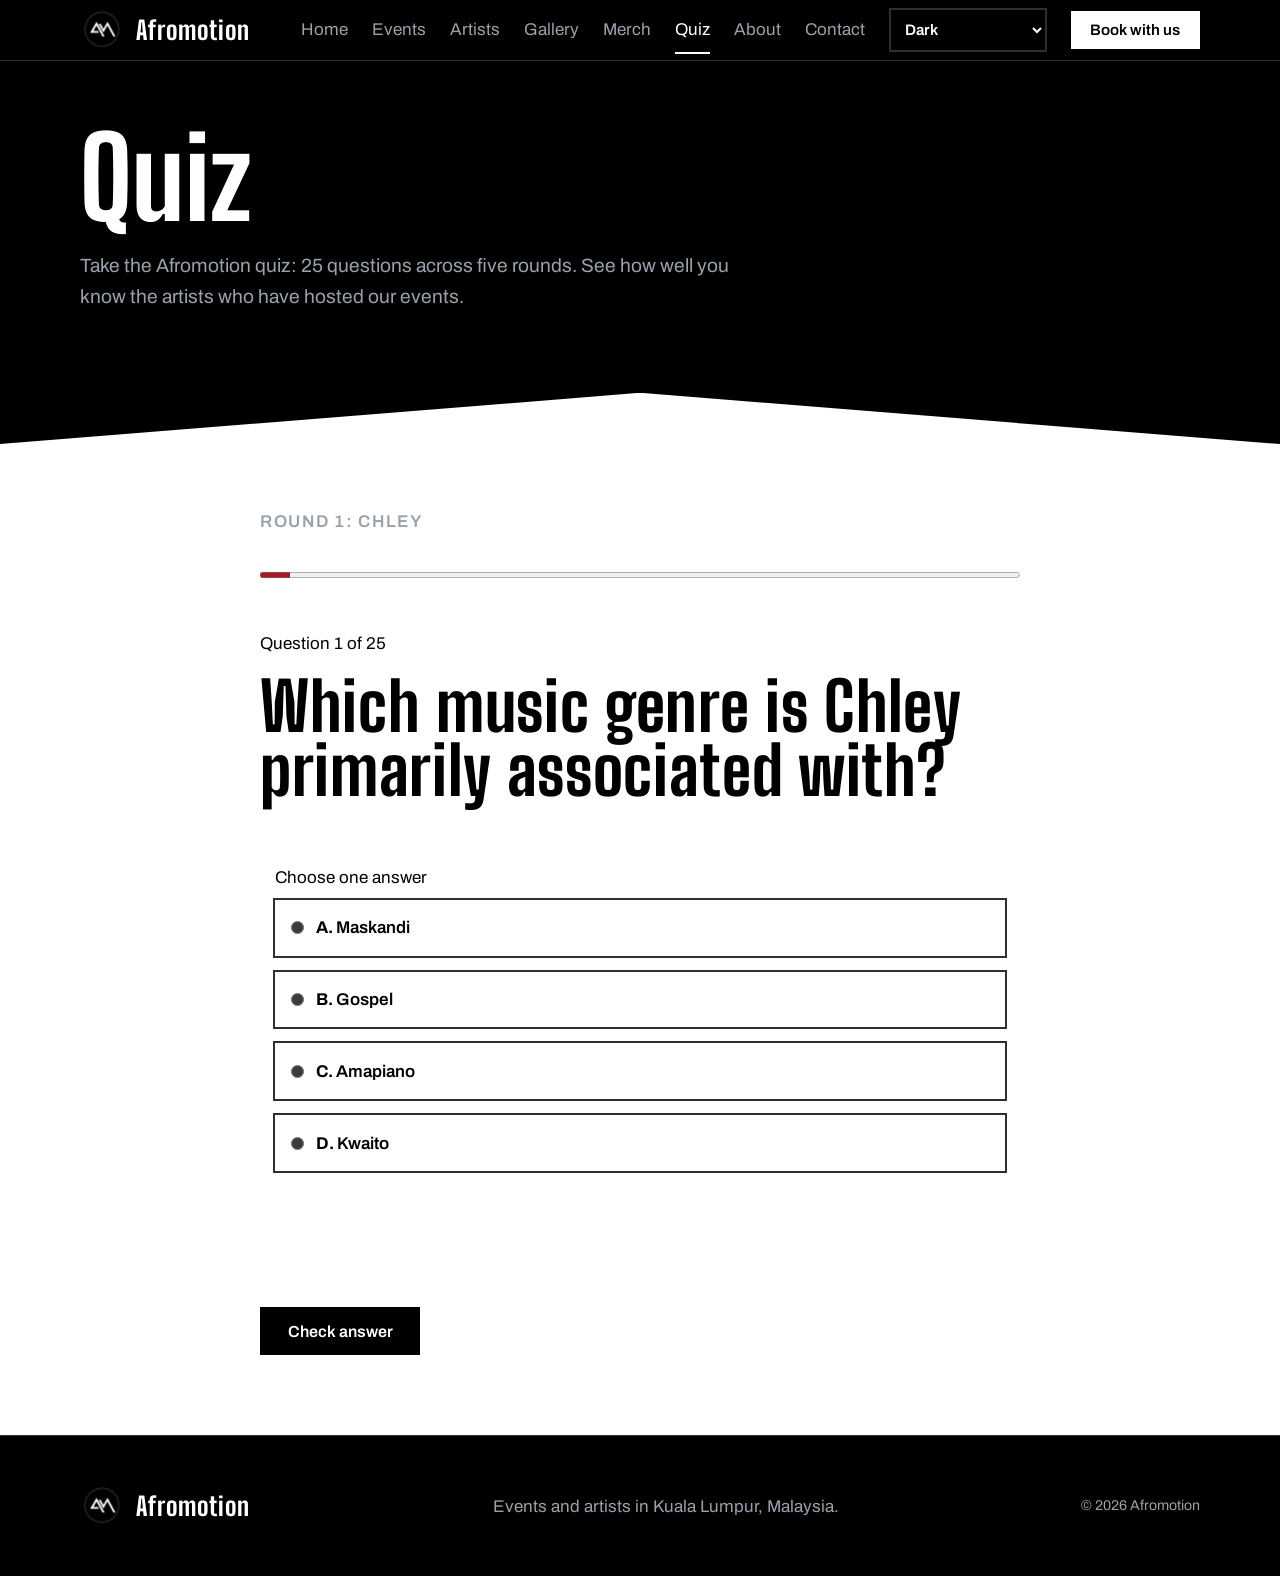
<file: afromotion/quiz.html>
<!doctype html><html lang="en"><head><meta charset="utf-8"><meta name="viewport" content="width=device-width,initial-scale=1"><title>Quiz | Afromotion</title><script>const t=localStorage.getItem("afromotion-theme");document.documentElement.dataset.theme=["dark","light","ocean","sunset"].includes(t)?t:"dark"</script><link rel="icon" href="assets/favicon.webp" type="image/webp"><link rel="preconnect" href="https://fonts.googleapis.com"><link href="https://fonts.googleapis.com/css2?family=Archivo:wght@400;600&family=Big+Shoulders+Display:wght@800&display=swap" rel="stylesheet"><link rel="stylesheet" href="css/style.css?v=14"><script src="js/main.js?v=14" defer></script></head><body data-page="quiz"><header id="top"></header><main>
<div class="wrap head"><h1>Quiz</h1><p>Take the Afromotion quiz: 25 questions across five rounds. See how well you know the artists who have hosted our events.</p></div>
<section class="light"><div class="wrap quiz-shell">
  <div id="quiz" aria-live="polite"></div>
</div></section>
</main><footer id="foot"></footer></body></html>
</file>
<file: afromotion/css/style.css>
:root{color-scheme:dark;--ink:#000;--paper:#fff;--ring:#2b3037;--mute:#9aa1aa;--mist:#eceef0;--section-muted:#4b525b;--btn-hover:var(--paper);--d:'Big Shoulders Display',Impact,sans-serif;--b:'Archivo',system-ui,sans-serif}
:root[data-theme="light"]{color-scheme:light;--ink:#f4f1eb;--paper:#171717;--ring:#d6d0c7;--mute:#625f59;--mist:#e8e3dc;--section-muted:#aaa59c;--btn-hover:var(--ink)}
:root{--accent:#a51c24;--event-feature-bg:#7c1015;--event-feature-fg:#fff;--event-feature-eyebrow:#ffd6d6}
:root[data-theme="light"]{--accent:#a51c24;--event-feature-bg:#7c1015;--event-feature-fg:#fff;--event-feature-eyebrow:#ffd6d6}
:root[data-theme="ocean"]{
  color-scheme:dark;
  --ink:#102A43;--paper:#BEE9F7;--ring:#32647D;--mute:#A4C7D8;--mist:#1B4965;--section-muted:#8CB7CB;--btn-hover:#102A43;
  --accent:#62B6CB;--accent-soft:#1B4965;--surface:#163B55;--glow:rgba(98,182,203,.18);
  --event-feature-bg:var(--accent-soft);--event-feature-fg:var(--paper);--event-feature-eyebrow:var(--accent)
}
:root[data-theme="sunset"]{
  color-scheme:dark;
  --ink:#392B52;--paper:#FFF3E8;--ring:#755B82;--mute:#D0B9D8;--mist:#523D69;--section-muted:#C7ACCE;--btn-hover:#392B52;
  --accent:#FFC18B;--accent-soft:#74558F;--surface:#48345F;--glow:rgba(233,139,131,.18);
  --event-feature-bg:var(--accent-soft);--event-feature-fg:var(--paper);--event-feature-eyebrow:var(--accent)
}
*{box-sizing:border-box;margin:0}
body{background:var(--ink);color:var(--paper);font:400 1.0625rem/1.6 var(--b)}
:root[data-theme="ocean"] body{background:radial-gradient(ellipse at 80% 5%,rgba(98,182,203,.13),transparent 45%),var(--ink)}
:root[data-theme="sunset"] body{background:radial-gradient(ellipse at 85% 5%,rgba(233,139,131,.16),transparent 40%),radial-gradient(ellipse at 10% 85%,rgba(255,193,139,.09),transparent 40%),var(--ink)}
img{max-width:100%;display:block}
a{color:inherit}
:focus-visible{outline:3px solid currentColor;outline-offset:3px}
.sr-only{position:absolute;width:1px;height:1px;padding:0;margin:-1px;overflow:hidden;clip:rect(0,0,0,0);white-space:nowrap;border:0}
.wrap{width:min(1120px,100% - 2.5rem);margin-inline:auto}
h1,h2,h3{font-family:var(--d);font-weight:800;line-height:.95;letter-spacing:.01em}
h1{font-size:clamp(3.2rem,9vw,7rem)}
h2{font-size:clamp(2.4rem,6vw,4.2rem);margin-bottom:1.25rem}
h3{font-size:1.9rem;line-height:1;margin-bottom:.4rem}
p{max-width:62ch}
header{position:sticky;top:0;z-index:9;background:var(--ink);border-bottom:1px solid var(--ring)}
.bar{display:flex;align-items:center;justify-content:space-between;gap:1rem;padding-block:.5rem}
.brand{display:flex;align-items:center;gap:.75rem;text-decoration:none;font:800 1.6rem var(--d);letter-spacing:.04em}
.brand img{flex:none;width:44px;height:44px;aspect-ratio:1;object-fit:contain;border-radius:50%}
#nav{display:flex;align-items:center;gap:1.5rem}
#nav a:not(.btn){text-decoration:none;color:var(--mute);padding-block:.5rem}
#nav a:not(.btn):hover,#nav a[aria-current]{color:var(--paper)}
#nav a[aria-current]{box-shadow:0 2px 0 var(--paper)}
.menu{display:none}
.theme-picker select{min-height:2.75rem;padding:.45rem .65rem;border:2px solid var(--ring);background:var(--ink);color:var(--paper);font:600 .95rem var(--b);cursor:pointer}
.btn{display:inline-block;background:var(--paper);color:var(--ink);font:600 1rem var(--b);text-decoration:none;padding:.85rem 1.6rem;border:2px solid var(--paper);cursor:pointer}
.btn:hover{background:transparent;color:var(--btn-hover)}
:root[data-theme="ocean"] .btn:not(.ghost),:root[data-theme="sunset"] .btn:not(.ghost){background:var(--accent);color:var(--ink);border-color:var(--accent)}
:root[data-theme="ocean"] .btn:not(.ghost):hover,:root[data-theme="sunset"] .btn:not(.ghost):hover{background:transparent;color:var(--accent)}
.btn.ghost{background:transparent;color:inherit;border-color:currentColor}
.btn.ghost:hover{color:var(--paper)}
.dark .btn.ghost:hover{background:var(--paper);color:var(--ink)}
.light .btn{background:var(--ink);color:var(--paper);border-color:var(--ink)}
.light .btn:hover{background:transparent;color:var(--ink)}
.light .btn.ghost{background:transparent;color:var(--ink)}
.light .btn.ghost:hover{background:var(--ink);color:var(--paper)}
.btn.sm{padding:.55rem 1.1rem;font-size:.95rem}
.hero{position:relative;isolation:isolate;width:100%;padding-inline:max(calc((100% - 1120px)/2),1.25rem);display:grid;grid-template-columns:1.2fr .8fr;align-items:center;gap:2rem;min-height:calc(100svh - 62px);padding-block:3rem;background:linear-gradient(90deg,rgba(0,0,0,.62),rgba(0,0,0,.22)),url('../assets/kl-bg-desktop.webp') center/cover no-repeat;color:#fff}
.hero p{font-size:1.25rem;color:rgba(255,255,255,.88);margin:1.5rem 0 2rem}
.acts{display:flex;gap:1rem;flex-wrap:wrap}
.hero img{width:min(100%,520px);height:auto;aspect-ratio:1;object-fit:contain;border-radius:50%;margin-inline:auto;animation:rise 1.2s cubic-bezier(.2,.7,.2,1) both}
@keyframes rise{from{opacity:0;transform:scale(.88) rotate(-6deg)}}
section{padding-block:5rem}
.head{padding-block:4rem 5rem}
.head p{color:var(--mute);font-size:1.2rem;margin-top:1.25rem}
.light{background:var(--paper);color:var(--ink);clip-path:polygon(0 4vw,50% 0,100% 4vw,100% 100%,0 100%);padding-top:calc(4vw + 4rem)}
.event-feature{background:var(--event-feature-bg);color:var(--event-feature-fg);padding-block:clamp(2.5rem,7vw,5rem)}
.event-feature .wrap{display:grid;grid-template-columns:minmax(0,.8fr) minmax(0,1.2fr);gap:clamp(2rem,5vw,4rem);align-items:center}
.event-feature img{width:min(100%,390px);height:auto;justify-self:center}
.event-feature .eyebrow{color:var(--event-feature-eyebrow)}
.event-feature h2{margin-top:.5rem}
.event-feature p{margin-top:1rem}
.event-feature .lineup{font-weight:600}
.ev{display:grid;grid-template-columns:5.5rem 1fr auto;gap:1.5rem;align-items:center;padding-block:1.5rem;border-top:2px solid var(--ink)}
.ev:last-child{border-bottom:2px solid var(--ink)}
.date{font-family:var(--d);text-align:center;line-height:.9}
.date b{display:block;font-size:3.6rem}
.date span{font-size:1.4rem;font-weight:700}
.meta{font-size:.95rem;color:var(--section-muted);margin-top:.4rem}
.light .meta,.light .note{color:inherit}
.chips{display:flex;gap:.6rem;flex-wrap:wrap;margin-bottom:2rem}
.chip{font:inherit;background:none;color:var(--ink);border:2px solid var(--ink);padding:.4rem 1rem;cursor:pointer}
.chip[aria-pressed=true]{background:var(--ink);color:var(--paper)}
.more{margin-top:2rem}
.grid{display:grid;grid-template-columns:repeat(auto-fill,minmax(230px,1fr));gap:2.5rem 2rem}
.mono{aspect-ratio:1;border-radius:50%;border:8px double var(--ring);display:grid;place-items:center;font:800 4.5rem var(--d);margin-bottom:1.1rem}
:root[data-theme="ocean"] .mono,:root[data-theme="sunset"] .mono{border-color:var(--accent)}
.art p{color:var(--mute);font-size:.98rem}
.art .g{color:var(--paper);font-weight:600}
.art>img{width:100%;aspect-ratio:4/5;object-fit:cover;margin-bottom:1.1rem;background:var(--ring)}
.resident-note{margin-bottom:2rem;color:var(--mute)}
.founders{display:grid;grid-template-columns:minmax(0,1fr) minmax(0,1fr);gap:3rem;align-items:center}
.founders>img{width:100%;max-height:650px;object-fit:cover}
.profile-copy p+p{margin-top:1rem}
.profile-copy p+h3{margin-top:1.25rem}
.contributors{display:grid;grid-template-columns:repeat(auto-fit,minmax(220px,1fr));gap:2rem;margin-top:2rem}
.contributors article{border-top:2px solid var(--ring);padding-top:1rem}
.gallery{display:grid;grid-template-columns:repeat(2,minmax(0,1fr));gap:1.5rem}
.gallery figure{position:relative;overflow:hidden;background:var(--ring)}
.gallery figure.poster{background:#240404}
.gallery img{width:100%;height:100%;aspect-ratio:4/3;object-fit:cover;transition:transform .3s ease}
.gallery figure.poster img{height:auto;aspect-ratio:900/1272;object-fit:contain}
.gallery figure:hover img{transform:scale(1.03)}
.gallery figure.guest{background:var(--ink)}
.gallery figure.guest img{aspect-ratio:4/5;object-fit:cover}
.gallery figcaption{position:absolute;inset:auto 0 0;padding:2.5rem 1rem 1rem;background:linear-gradient(transparent,rgba(0,0,0,.8));font-weight:600}
.merch-grid{display:grid;grid-template-columns:minmax(0,760px);justify-content:center;gap:2rem}
.merch-card{border:1px solid var(--ring);padding:1rem}
.merch-photos{display:grid;grid-template-columns:1fr 1fr;gap:.5rem;margin-bottom:1rem}
.merch-photos img{width:100%;height:auto;aspect-ratio:900/1135;object-fit:cover;background:var(--ring)}
.merch-card p{color:var(--mute)}
.merch-card .btn{margin-top:1rem}
.eyebrow{text-transform:uppercase;letter-spacing:.12em;font-size:.85rem;font-weight:600;color:var(--mute)}
:root[data-theme="ocean"] .eyebrow,:root[data-theme="sunset"] .eyebrow{color:var(--accent)}
.two{display:grid;grid-template-columns:1fr 1fr;gap:3rem}
.two h3{font-size:2.3rem}
.two p+h3{margin-top:2rem}
form{display:grid;gap:1.1rem}
label{display:grid;gap:.35rem;font-weight:600}
input,select,textarea{font:inherit;padding:.8rem;border:2px solid var(--ink);background:var(--paper);color:var(--ink);border-radius:0}
textarea{min-height:9rem}
.note{font-size:.9rem;color:var(--section-muted)}
.quiz-shell{max-width:760px;margin-inline:auto}
.quiz-progress{display:block;width:100%;height:.75rem;margin:1rem 0 2rem;accent-color:var(--accent)}
.quiz-round{color:var(--mute);font-weight:600;text-transform:uppercase;letter-spacing:.1em}
.quiz-options{display:grid;gap:.75rem;margin:1.5rem 0;border:0}
.quiz-option{display:flex;grid-template-columns:auto 1fr;align-items:center;gap:.75rem;border:2px solid var(--ring);padding:.9rem 1rem;cursor:pointer;transition:border-color .18s,background-color .18s,box-shadow .18s}
.quiz-option:has(input:checked:not(:disabled)){border-color:currentColor;background:color-mix(in srgb,var(--paper) 10%,transparent)}
.quiz-option.is-correct,.quiz-option.is-incorrect{color:var(--ink);border-color:var(--quiz-state-color);background:color-mix(in srgb,var(--quiz-state-color) 24%,var(--paper));box-shadow:0 0 0 1px var(--quiz-state-color),0 0 1.1rem color-mix(in srgb,var(--quiz-state-color) 48%,transparent)}
.quiz-option.is-correct{--quiz-state-color:#22c55e}
.quiz-option.is-incorrect{--quiz-state-color:#ef4444}
.quiz-option input{accent-color:var(--accent)}
.quiz-feedback{min-height:2rem;margin-block:1rem}
.quiz-actions{display:flex;gap:1rem;flex-wrap:wrap}
.quiz-result{text-align:center}
.quiz-result strong{display:block;font:800 clamp(4rem,12vw,7rem)/1 var(--d)}
.merch-price{font:800 2rem/1 var(--d);margin-block:.75rem}
@media(max-width:1100px){
.menu{display:block;background:none;color:inherit;border:2px solid var(--ring);padding:.4rem .9rem;font:inherit;cursor:pointer}
#nav{display:none;position:absolute;left:0;right:0;top:100%;background:var(--ink);flex-direction:column;align-items:flex-start;padding:1rem 1.25rem 1.5rem;border-bottom:1px solid var(--ring)}
#nav.open{display:flex}
}
footer{border-top:1px solid var(--ring);padding-block:3rem;color:var(--mute)}
footer .wrap{display:flex;justify-content:space-between;gap:1.5rem 2.5rem;flex-wrap:wrap;align-items:center}
footer .brand{color:var(--paper)}
footer nav{display:flex;gap:1.25rem;flex-wrap:wrap}
footer nav a{text-decoration:none}
footer nav a:hover{color:var(--paper)}
@media(max-width:800px){
.hero,.two,.founders{grid-template-columns:1fr}
.hero{min-height:0}
.hero{background-image:linear-gradient(rgba(0,0,0,.5),rgba(0,0,0,.58)),url('../assets/kl-bg-phone.webp')}
.hero img{width:min(70%,320px);order:-1}
.head{padding-bottom:.75rem}
.head+section{padding-top:calc(4vw + 2.5rem)}
.event-feature .wrap{grid-template-columns:1fr}
.event-feature img{width:min(75%,320px)}
.gallery{grid-template-columns:1fr}
.ev{grid-template-columns:4rem 1fr;gap:1rem}
.ev .btn{grid-column:2;justify-self:start}
.menu{display:block;background:none;color:inherit;border:2px solid var(--ring);padding:.4rem .9rem;font:inherit;cursor:pointer}
.bar{gap:.5rem}
.brand{gap:.4rem;font-size:1.3rem}
.brand img{width:36px;height:36px}
.theme-picker select{min-height:2.5rem}
.menu{padding:.35rem .6rem}
#nav{display:none;position:absolute;left:0;right:0;top:100%;background:var(--ink);flex-direction:column;align-items:flex-start;padding:1rem 1.25rem 1.5rem;border-bottom:1px solid var(--ring)}
#nav.open{display:flex}
}
@media(max-width:520px){
.merch-photos{grid-template-columns:1fr;gap:1rem}
.merch-photos img{width:min(100%,360px);justify-self:center}
}
@media(prefers-reduced-motion:reduce){*{animation:none!important}}
</file>
